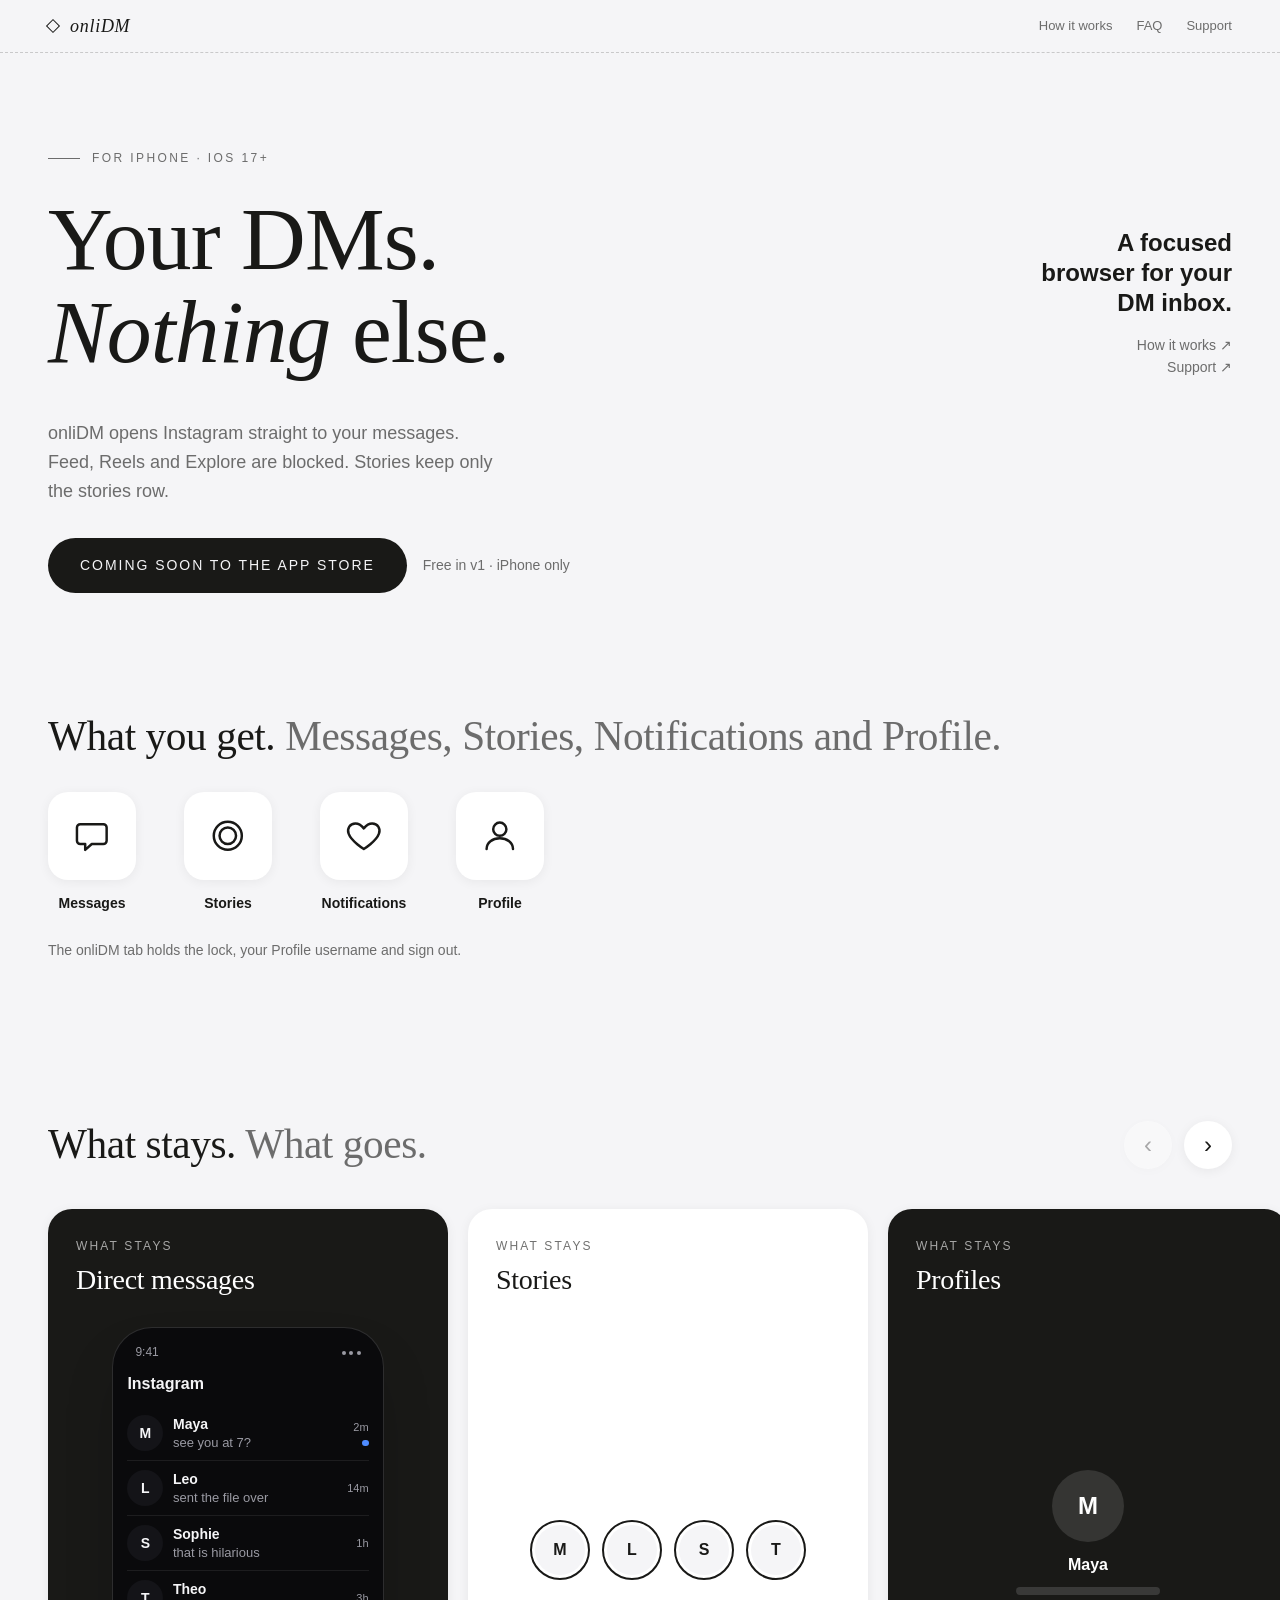
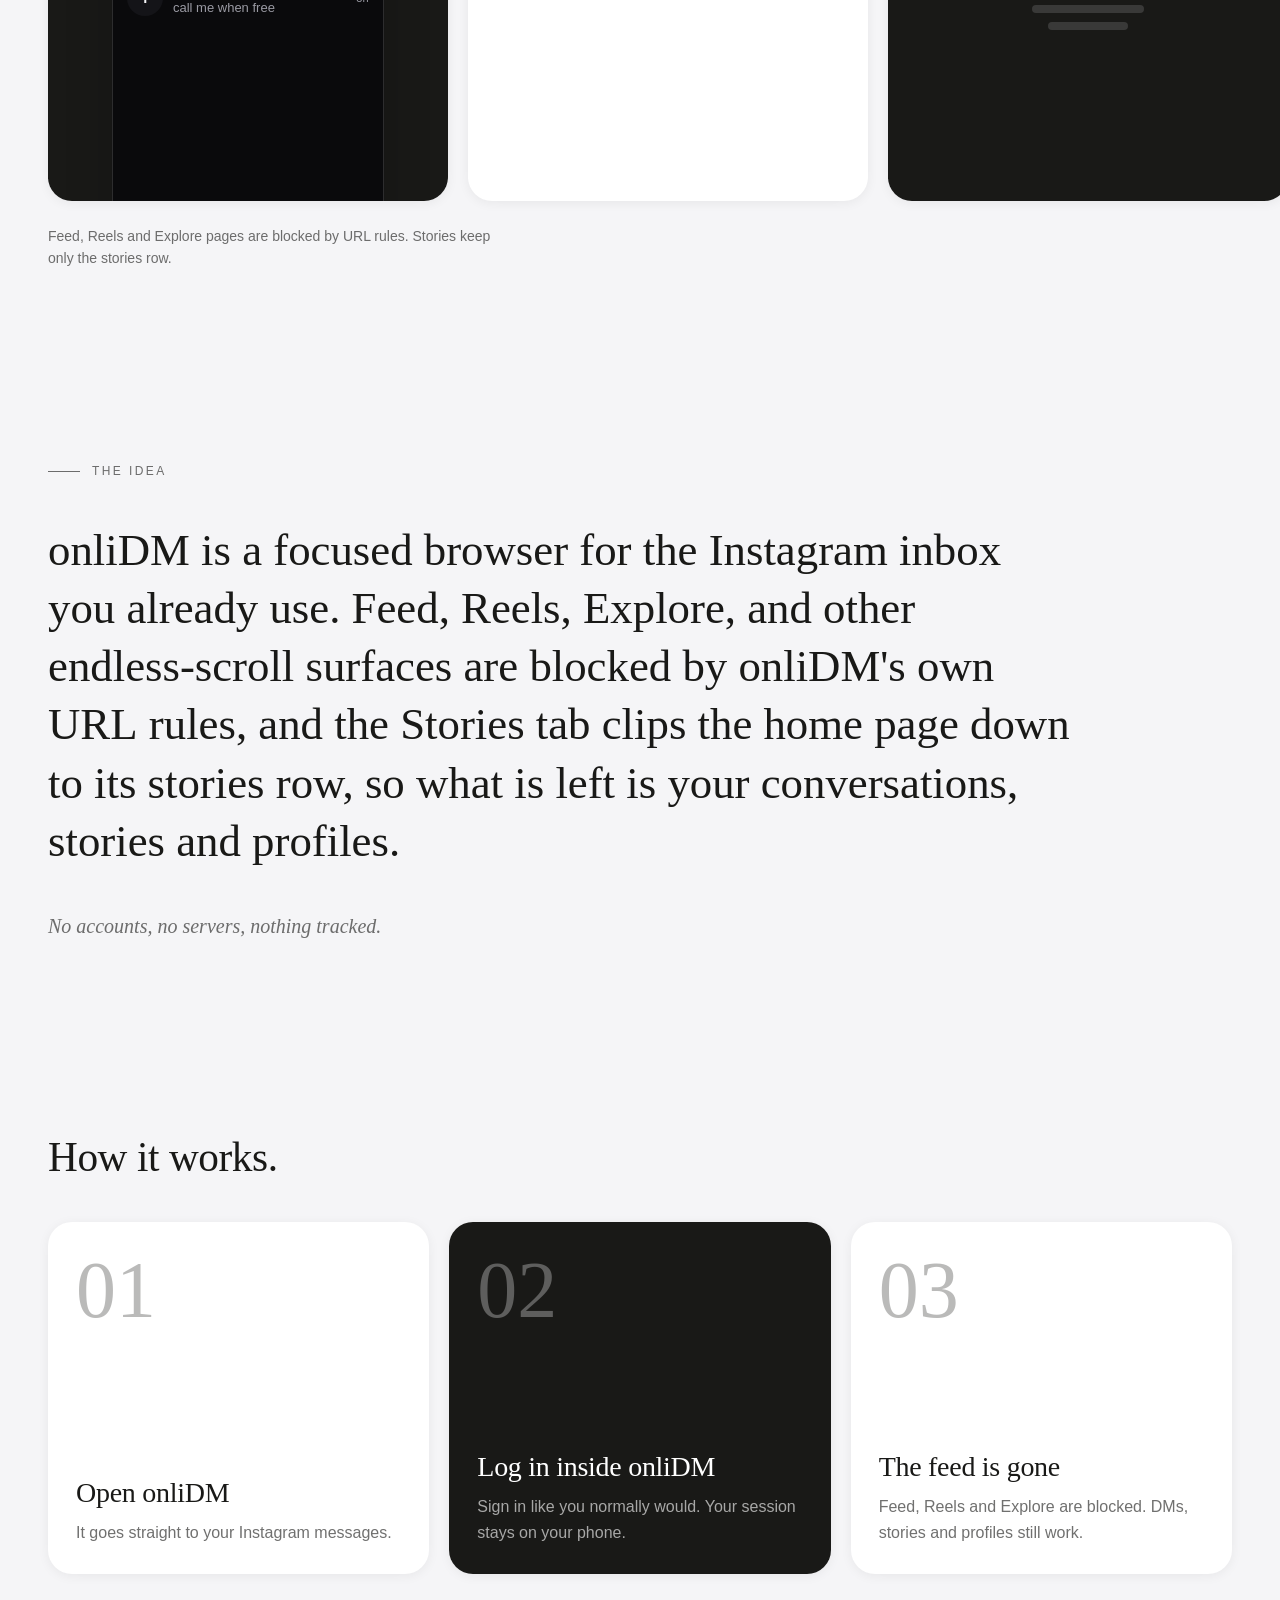
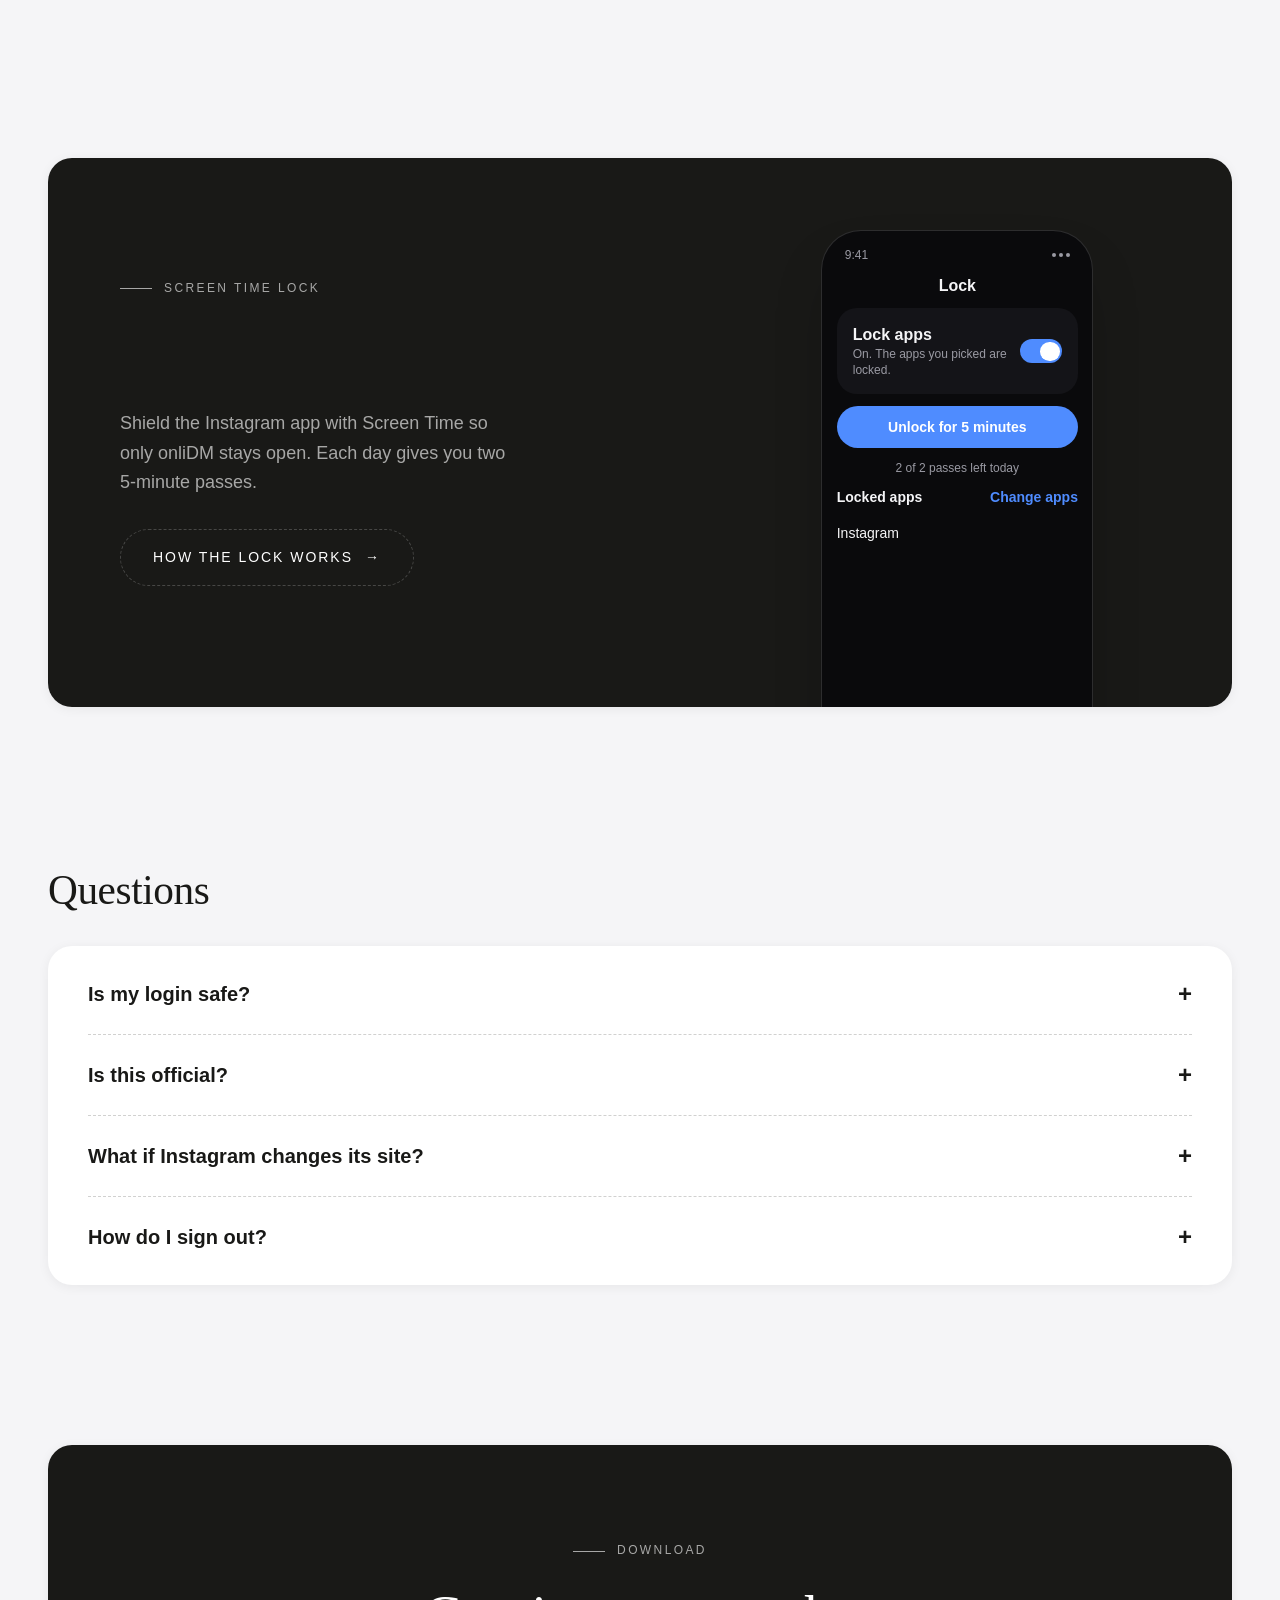
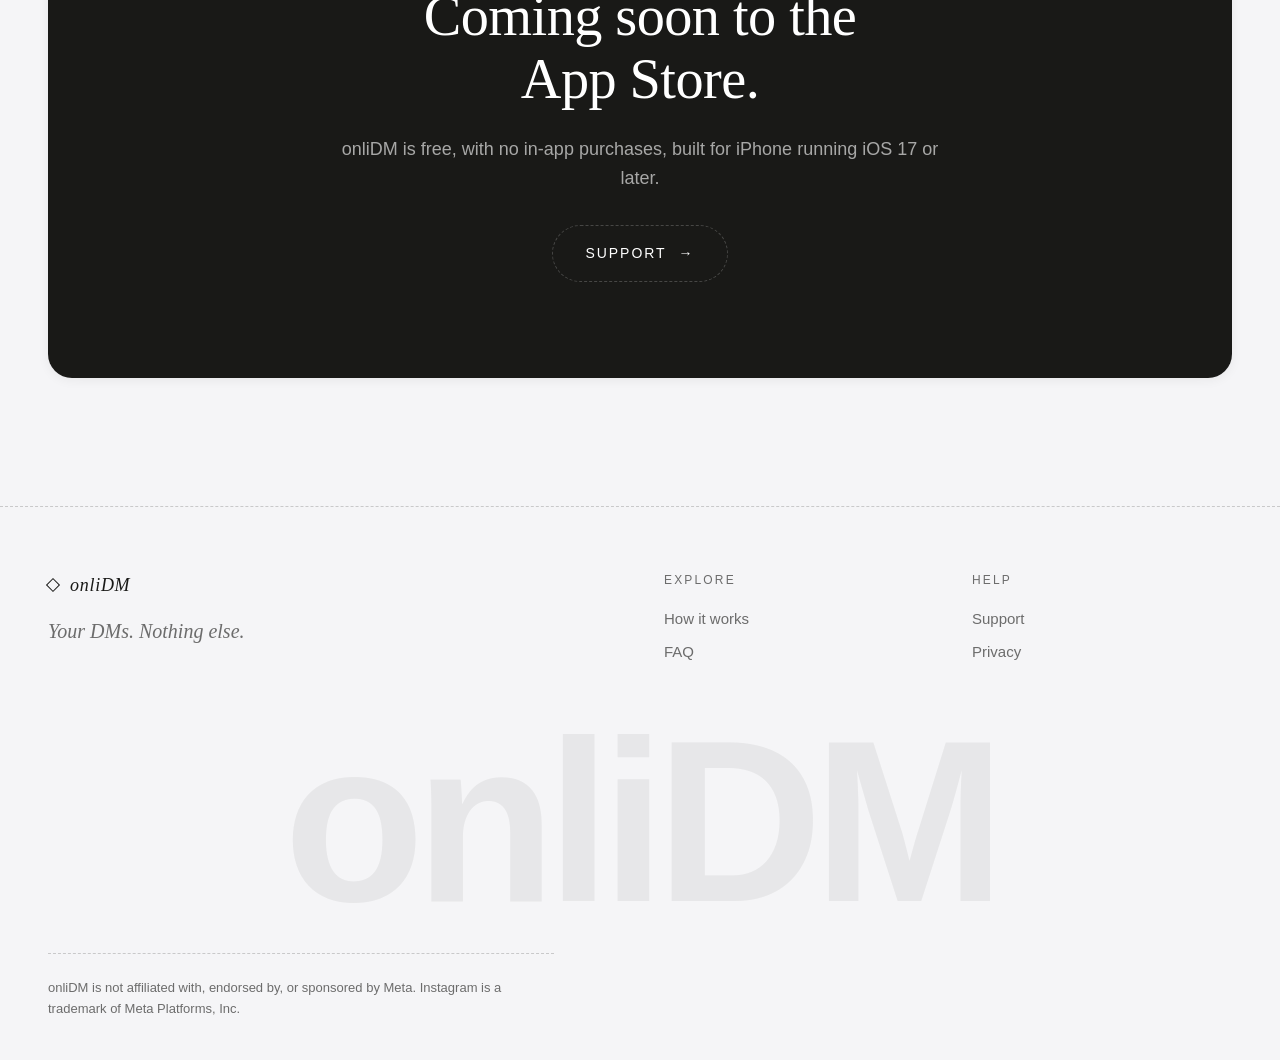
<file: index.html>
<!DOCTYPE html>
<html lang="en">
<head>
<meta charset="UTF-8">
<meta name="viewport" content="width=device-width, initial-scale=1">
<title>onliDM: Your DMs. Nothing else.</title>
<meta name="description" content="Your Instagram DMs in one focused app, plus stories and profiles. No feed, no Reels, no Explore. Your login stays on your phone.">
<meta property="og:type" content="website">
<meta property="og:site_name" content="onliDM">
<meta property="og:title" content="onliDM: Your DMs. Nothing else.">
<meta property="og:description" content="Your Instagram DMs in one focused app, plus stories and profiles. No feed, no Reels, no Explore. Your login stays on your phone.">
<meta name="twitter:card" content="summary">
<meta name="twitter:title" content="onliDM: Your DMs. Nothing else.">
<meta name="twitter:description" content="Your Instagram DMs in one focused app, plus stories and profiles. No feed, no Reels, no Explore. Your login stays on your phone.">
<meta name="theme-color" content="#f5f5f7">
<link rel="icon" href="favicon.svg">
<style>
/* ===== Tokens ===== */
:root{
  --canvas:#f5f5f7;
  --card:#ffffff;
  --surface-inverse:#191917;
  --ink:#191917;
  --ink-muted:rgba(25,25,23,.62);
  --ink-faint:rgba(25,25,23,.3);
  --on-inverse:#ffffff;
  --on-inverse-muted:rgba(255,255,255,.62);
  --on-inverse-faint:rgba(255,255,255,.3);
  --line:rgba(25,25,23,.2);
  --line-on-inverse:rgba(255,255,255,.2);
  --nav-bg:rgba(245,245,247,.92);
  --radius-card:1.5rem;
  --shadow-card:0 2px 12px rgba(0,0,0,.06);
  --serif: ui-serif, "New York", "Iowan Old Style", "Palatino Linotype", Palatino, Georgia, serif;
  --sans: -apple-system, BlinkMacSystemFont, "SF Pro Text", "Segoe UI", Roboto, Helvetica, Arial, sans-serif;
  --display: var(--serif);      /* headings; set to var(--sans) for a bolder look */
  --display-weight: 400;        /* use 600 with var(--sans) */
  /* phone illustration only: the app's own colors */
  --app-bg:#0A0A0C; --app-surface:#141418; --app-text:#F5F5F7; --app-muted:#9A9AA3; --app-accent:#4F8CFF;
  /* page layout and motion */
  --gutter:1.5rem;
  --ease:cubic-bezier(.16,1,.3,1);
}
/* comparison theme: nothing switches it on automatically */
html[data-theme="dark"]{
  --canvas:#0A0A0C; --card:#141418; --surface-inverse:#F5F5F7;
  --ink:#F5F5F7; --ink-muted:rgba(245,245,247,.62); --ink-faint:rgba(245,245,247,.3);
  --on-inverse:#0A0A0C; --on-inverse-muted:rgba(10,10,12,.62); --on-inverse-faint:rgba(10,10,12,.3);
  --line:rgba(245,245,247,.2); --line-on-inverse:rgba(10,10,12,.2);
  --nav-bg:rgba(10,10,12,.92); --shadow-card:none;
}
@media (min-width:1024px){:root{--gutter:3rem}}

/* ===== Base and type ===== */
*,*::before,*::after{box-sizing:border-box;margin:0}
body{background:var(--canvas);color:var(--ink);font-family:var(--sans);font-size:1rem;line-height:1.6;-webkit-font-smoothing:antialiased;text-rendering:optimizeLegibility;overflow-x:hidden;
  --muted:var(--ink-muted);--faint:var(--ink-faint)} /* surface colors, swapped by .dark */
h1,h2,h3{font-family:var(--display);font-weight:var(--display-weight);letter-spacing:-0.01em;line-height:1.12}
::selection{background:var(--ink);color:var(--canvas)}
ul{list-style:none;padding:0}
a{color:inherit;text-decoration:none}
button{font:inherit;color:inherit}
a:focus-visible,button:focus-visible,summary:focus-visible,.shelf:focus-visible{outline:2px solid currentColor;outline-offset:3px}
@media (prefers-reduced-motion: no-preference){html{scroll-behavior:smooth}}
h1{font-size:clamp(2.5rem, 1.6rem + 5vw, 6rem);line-height:1.04}
h3{font-size:1.75rem}
.lead{font-size:1.125rem;line-height:1.625}
.note{font-size:.875rem;color:var(--ink-muted)}
.label{font-size:.75rem;text-transform:uppercase;letter-spacing:.18em;color:var(--muted)}
.accent{font-family:var(--serif);font-style:italic}

/* ===== Layout primitives ===== */
.wrap{max-width:90rem;margin-inline:auto;padding-inline:var(--gutter)}
main>section{padding-block:3.5rem}
.tt{font-size:clamp(1.75rem, 1.3rem + 1.6vw, 2.75rem);line-height:1.15;margin-bottom:2rem}
.tt span+span{color:var(--ink-muted)}
.eyebrow{display:inline-flex;align-items:center;gap:.75rem;vertical-align:top;font-size:.75rem;text-transform:uppercase;letter-spacing:.2em;color:var(--muted)}
.eyebrow::before{content:"";flex:none;width:2rem;height:1px;background:currentColor}
.card{border-radius:var(--radius-card);background:var(--card);color:var(--ink);box-shadow:var(--shadow-card);overflow:hidden;padding:1.75rem;transition:scale .4s var(--ease)}
.dark{background:var(--surface-inverse);color:var(--on-inverse);--muted:var(--on-inverse-muted);--faint:var(--on-inverse-faint)}
.shelf{display:flex;gap:1.25rem;overflow-x:auto;scroll-snap-type:x mandatory;scrollbar-width:none;margin-inline:calc(var(--gutter) * -1);padding-inline:var(--gutter);scroll-padding-inline:var(--gutter);padding-block:.5rem 1.5rem}
.shelf::-webkit-scrollbar{display:none}
.shelf>li{flex:0 0 clamp(17rem, 78vw, 25rem);scroll-snap-align:start;min-height:30rem;display:flex;flex-direction:column}
.shelf-head{display:flex;justify-content:space-between;align-items:end;gap:1rem;margin-bottom:2rem}
.shelf-head .tt{margin-bottom:0}
.shelf-btns{display:none;gap:.75rem}
.shelf-btns button{width:3rem;height:3rem;padding:0;border:0;border-radius:50%;background:var(--card);box-shadow:var(--shadow-card);font-size:1.5rem;line-height:1;cursor:pointer}
.shelf-btns button:disabled{opacity:.35;cursor:default}
.btn{display:inline-flex;align-items:center;gap:.75rem;padding:1rem 2rem;font-size:.875rem;text-transform:uppercase;letter-spacing:.14em;border-radius:999px;text-align:center}
.solid{background:var(--ink);color:var(--canvas);cursor:default}
.ghost{margin-top:2rem;border:1px dashed var(--line-on-inverse);color:var(--on-inverse);transition:background-color .4s var(--ease),color .4s var(--ease)}
.arr{transition:transform .4s var(--ease)}
@media (min-width:1024px){
  main>section{padding-block:5rem}
  .js .shelf-btns{display:flex}
}

/* ===== Phone illustration ===== */
.phone{flex:none;width:min(100%,17rem);aspect-ratio:9/19.5;border-radius:2.5rem;background:var(--app-bg);color:var(--app-text);border:1px solid rgba(255,255,255,.14);box-shadow:0 30px 60px -20px rgba(0,0,0,.35);padding:1rem .9rem;display:flex;flex-direction:column;font-family:var(--sans);line-height:1.35}
.ph{flex:1;display:flex;flex-direction:column;gap:.75rem}
.ph-status{display:flex;justify-content:space-between;align-items:center;padding-inline:.5rem;font-size:.75rem;color:var(--app-muted)}
.dots{display:flex;gap:.2rem}
.dots i{width:.25rem;height:.25rem;border-radius:50%;background:currentColor}
.ph-title{font-size:1rem;font-weight:600}
.ph-center{text-align:center}
.ph-list li{display:flex;align-items:center;gap:.6rem;padding-block:.55rem}
.ph-list li+li{border-top:1px solid rgba(245,245,247,.08)}
.av{flex:none;width:2.25rem;height:2.25rem;border-radius:50%;background:var(--app-surface);display:grid;place-items:center;font-size:.875rem;font-weight:600}
.msg{flex:1;min-width:0;display:flex;flex-direction:column}
.msg span{white-space:nowrap;overflow:hidden;text-overflow:ellipsis}
.nm{font-size:.875rem;font-weight:600}
.lm{font-size:.8125rem;color:var(--app-muted)}
.time{display:flex;flex-direction:column;align-items:flex-end;gap:.3rem;font-size:.6875rem;color:var(--app-muted)}
.unread{width:.4rem;height:.4rem;border-radius:50%;background:var(--app-accent)}
.ph-card{display:flex;align-items:center;justify-content:space-between;gap:.75rem;background:var(--app-surface);border-radius:1.25rem;padding:1rem}
.ph-strong{font-size:1rem;font-weight:700}
.ph-sub{font-size:.75rem;color:var(--app-muted)}
.switch{flex:none;width:2.6rem;height:1.5rem;border-radius:999px;background:var(--app-accent);display:flex;justify-content:flex-end;align-items:center;padding:.15rem}
.switch i{width:1.2rem;height:1.2rem;border-radius:50%;background:#fff}
.ph-pill{background:var(--app-accent);color:#fff;border-radius:999px;padding:.7rem;text-align:center;font-weight:600;font-size:.875rem}
.ph-cap{font-size:.75rem;color:var(--app-muted);text-align:center}
.ph-head{display:flex;justify-content:space-between;font-size:.875rem;font-weight:600}
.ph-acc{color:var(--app-accent)}
.ph-plain{font-size:.875rem}
.ph-plain li{padding-block:.35rem}
.ph-tabs{margin-top:auto;display:grid;grid-template-columns:repeat(5,minmax(0,1fr));font-size:.5625rem;color:var(--app-muted)}
.ph-tabs span{display:flex;flex-direction:column;align-items:center;gap:.25rem;white-space:nowrap}
.ph-tabs span::before{content:"";width:.9rem;height:.9rem;border-radius:.25rem;background:rgba(245,245,247,.25)}
.ph-tabs .on{color:var(--app-accent)}
.ph-tabs .on::before{background:var(--app-accent)}

/* ===== Header ===== */
.site-head{position:sticky;top:0;z-index:50;background:var(--nav-bg);-webkit-backdrop-filter:saturate(180%) blur(20px);backdrop-filter:saturate(180%) blur(20px);border-bottom:1px dashed var(--line)}
.head-in{display:flex;justify-content:space-between;align-items:center;min-height:3.25rem}
.logo{display:inline-flex;align-items:center;gap:.75rem;font-family:var(--serif);font-style:italic;font-size:1.125rem;letter-spacing:.04em}
.mark{flex:none;width:.625rem;height:.625rem;border:1px solid currentColor;transform:rotate(45deg)}
.nav{display:flex;gap:1.5rem;font-size:.8125rem}
.nav a,.band-links a,.foot-links a{color:var(--ink-muted)}
@media (max-width:479.98px){.nav-how{display:none}}
@media (max-width:479.98px){.btn{padding:.9rem 1.4rem;font-size:.8125rem;letter-spacing:.1em}} /* keeps the App Store pill on one line on common phone widths */

/* ===== Title band ===== */
main>.band{padding-block:4rem 2rem}
.band-grid{display:grid;gap:2rem}
.band .eyebrow{margin-bottom:1.5rem}
.tagline{font-weight:600;font-size:1.5rem;line-height:1.25;color:var(--ink);max-width:16ch}
.band-links{display:flex;flex-direction:column;align-items:flex-start;margin-top:1rem;font-size:.875rem}
.band-lead{margin-top:2.5rem;max-width:46ch;color:var(--ink-muted)}
.actions{display:flex;flex-wrap:wrap;align-items:center;gap:1rem;margin-top:2rem}
@media (min-width:1024px){
  main>.band{padding-block:6rem 2.5rem}
  .band-grid{grid-template-columns:repeat(12,minmax(0,1fr));align-items:end}
  .band-main{grid-column:1 / 9}
  .band-side{grid-column:9 / 13;text-align:right}
  .tagline{margin-left:auto}
  .band-links{align-items:flex-end}
}

/* ===== Tab tiles ===== */
.tiles{display:flex;gap:clamp(0.75rem, 4vw, 3rem)}
.tiles li{display:flex;flex-direction:column;align-items:center;gap:.75rem;min-width:0;font-size:.875rem;font-weight:600} /* min-width:0 keeps the row inside 320px */
.tile{width:clamp(3.5rem, 14vw, 5.5rem);aspect-ratio:1;border-radius:1.25rem;background:var(--card);box-shadow:var(--shadow-card);display:grid;place-items:center}
.tile svg{width:45%}
.tiles-note{margin-top:1.5rem}

/* ===== Shelf: what stays, what goes ===== */
.label+h3{margin-top:.5rem}
.art{flex:1;display:flex;align-items:flex-end;justify-content:center;margin-top:2rem}
.art.mid{align-items:center}
.art .phone{margin-bottom:-9rem}
.stories{display:flex;justify-content:center;align-items:center;gap:.75rem;width:100%} /* full width: circles are 3.75rem, shrinking only in the narrowest cards */
.stories li{flex:0 1 3.75rem;aspect-ratio:1;border:2px solid var(--ink);border-radius:50%;padding:3px;display:grid}
.stories span{display:grid;place-items:center;border-radius:50%;background:var(--canvas);font-weight:600}
.profile{display:flex;flex-direction:column;align-items:center;gap:.6rem}
.pic{width:4.5rem;height:4.5rem;border-radius:50%;background:rgba(255,255,255,.12);display:grid;place-items:center;font-size:1.5rem;font-weight:600}
.pname{font-weight:600}
.profile i{height:.5rem;border-radius:999px;background:rgba(255,255,255,.14)}
.goes{margin-top:1rem}
.goes li{border-top:1px dashed var(--line);padding-block:1rem;font-family:var(--serif);font-size:1.5rem;color:var(--ink-muted);text-decoration:line-through}
.x{display:inline-block;margin-right:.5em} /* inline-block: the line-through does not reach it */
.shelf-note{max-width:60ch}

/* ===== Statement ===== */
main>.statement{padding-block:5rem}
.statement-in{max-width:64rem}
.statement .eyebrow{margin-bottom:2.5rem}
.statement-text{font-family:var(--serif);font-size:clamp(1.75rem, 1.2rem + 2vw, 3rem);line-height:1.3}
.closing{margin-top:2.5rem;font-family:var(--serif);font-style:italic;font-size:1.25rem;color:var(--ink-muted)}
@media (min-width:1024px){main>.statement{padding-block:7rem}}

/* ===== Shelf: how it works ===== */
#how,#faq{scroll-margin-top:5rem}
.how>li{min-height:22rem}
.idx{font-family:var(--serif);font-size:5rem;line-height:1;color:var(--faint)}
.how h3{margin-top:auto}
.how h3+p{margin-top:.75rem;color:var(--muted)}
@media (min-width:1024px){.how{display:grid;grid-template-columns:repeat(3,minmax(0,1fr));gap:1.25rem;margin-inline:0;padding-inline:0;overflow:visible}}

/* ===== Wide cards ===== */
.wide-h{font-size:clamp(2.25rem, 1.6rem + 2.4vw, 3.75rem)}
.wide-body{margin-top:1.5rem;color:var(--muted)}
.lock{padding:2.5rem 1.75rem 0}
.lock-text{padding-bottom:2.5rem}
.lock .eyebrow,.soon .eyebrow{margin-bottom:1.5rem}
.lock .wide-body{max-width:40ch}
.lock .phone{margin:0 auto -7rem}
.soon{padding:4rem 1.75rem;text-align:center}
.soon-in{max-width:40rem;margin-inline:auto}
@media (min-width:1024px){
  .lock{display:grid;grid-template-columns:repeat(12,minmax(0,1fr));align-items:center;gap:3rem;padding:4.5rem 4.5rem 0}
  .lock-text{grid-column:1 / 7;padding-bottom:4.5rem}
  .lock .phone{grid-column:8 / 13}
  .soon{padding:6rem 4.5rem}
}

/* ===== Questions ===== */
.faq{padding:.5rem 1.75rem}
.faq details+details{border-top:1px dashed var(--line)}
.faq summary{display:flex;justify-content:space-between;align-items:center;gap:2rem;padding-block:1.5rem;cursor:pointer;list-style:none;font-size:1.125rem;font-weight:600}
.faq summary::-webkit-details-marker{display:none}
.plus{font-size:1.5rem;line-height:1;transition:transform 450ms var(--ease)}
.faq details[open]:not(.closing) .plus{transform:rotate(45deg)}
.ans{overflow:hidden}
.ans p{padding-bottom:1.75rem;max-width:60ch;color:var(--ink-muted)}
@media (min-width:1024px){.faq{padding:.5rem 2.5rem}.faq summary{font-size:1.25rem}}

/* ===== Footer ===== */
.site-foot{margin-top:3rem;padding-block:4rem 2.5rem;border-top:1px dashed var(--line)}
.foot-grid{display:grid;gap:3rem}
.foot-tag{margin-top:1rem;font-family:var(--serif);font-style:italic;font-size:1.25rem;color:var(--ink-muted)}
.foot-links ul{display:grid;gap:.5rem;margin-top:1rem}
.foot-links a{font-size:.9375rem}
.giant{overflow:hidden;margin-top:4rem;text-align:center;font-family:var(--sans);font-size:18vw;font-weight:900;line-height:.8;letter-spacing:-0.04em;color:var(--ink);opacity:.06}
.legal{margin-top:2.5rem;border-top:1px dashed var(--line);padding-top:1.5rem;font-size:.8125rem;color:var(--ink-muted);max-width:70ch}
@media (min-width:1024px){
  .foot-grid{grid-template-columns:repeat(12,minmax(0,1fr))}
  .foot-brand{grid-column:1 / 7}
  .foot-explore{grid-column:7 / 10}
  .foot-help{grid-column:10 / 13}
}

/* ===== Hover: fine pointers only ===== */
@media (hover:hover) and (pointer:fine){
  .card:hover{scale:1.01}
  .btn:hover .arr{transform:translateX(.4rem)}
  .ghost:hover{background:var(--on-inverse);color:var(--surface-inverse)}
  .nav a:hover,.band-links a:hover,.foot-links a:hover{color:var(--ink)}
}

/* ===== Motion: starting states exist only under .js; the script adds .in ===== */
.ln{display:block}
.js .fu,.js .fd,.js .pl{transition:opacity var(--t) var(--ease) var(--d,0ms),transform var(--t) var(--ease) var(--d,0ms),scale .4s var(--ease)}
.js .fu{--t:720ms}
.js .fd{--t:640ms}
.js .pl{--t:700ms}
.js .fu:not(.in){opacity:0;transform:translateY(2.5rem)}
.js .fd:not(.in){opacity:0}
.js .pl:not(.in){opacity:0;transform:translateY(3.5rem) scale(1.04)}
.js .ln{overflow:hidden;padding:0 .06em .12em;margin:0 -.06em -.12em} /* room for italic overhang and descenders */
.js .ln>span{display:block;transition:transform 1000ms var(--ease) var(--d,0ms)}
.js .lines:not(.in) .ln>span{transform:translateY(110%)}
.js .w{display:inline-block;transition:opacity 720ms cubic-bezier(.165,.84,.44,1),transform 720ms cubic-bezier(.165,.84,.44,1)}
.js .words:not(.in) .w{opacity:0;transform:translateY(.8rem)}

/* ===== Reduced motion: no transitions, no motion transforms, everything shown ===== */
@media (prefers-reduced-motion: reduce){
  *,*::before,*::after{transition:none!important}
  .js .fu,.js .fd,.js .pl,.js .w,.js .ln>span{opacity:1!important;transform:none!important}
  .card{scale:none!important}
  .arr{transform:none!important}
}
</style>
</head>
<body>

<!-- ===== Header ===== -->
<header class="site-head">
  <div class="wrap head-in">
    <a class="logo" href="#top"><span class="mark" aria-hidden="true"></span>onliDM</a>
    <nav class="nav" aria-label="Primary">
      <a class="nav-how" href="#how">How it works</a>
      <a href="#faq">FAQ</a>
      <a href="support.html">Support</a>
    </nav>
  </div>
</header>

<main>

  <!-- ===== Title band ===== -->
  <section class="band" id="top">
    <div class="wrap">
      <div class="band-grid">
        <div class="band-main">
          <p class="eyebrow rv fd">For iPhone · iOS 17+</p>
          <h1 class="rv lines">
            <span class="ln"><span>Your DMs.</span></span>
            <span class="ln" style="--d:140ms"><span><span class="accent">Nothing</span> else.</span></span>
          </h1>
        </div>
        <div class="band-side rv fu" style="--d:200ms">
          <p class="tagline">A focused browser for your DM inbox.</p>
          <p class="band-links">
            <a href="#how">How it works <span aria-hidden="true">↗</span></a>
            <a href="support.html">Support <span aria-hidden="true">↗</span></a>
          </p>
        </div>
      </div>
      <p class="lead band-lead rv words" data-delay="500" data-stagger="18">onliDM opens Instagram straight to your messages. Feed, Reels and Explore are blocked. Stories keep only the stories row.</p>
      <div class="actions rv fu" style="--d:800ms">
        <p class="btn solid">Coming soon to the App&nbsp;Store</p>
        <p class="note">Free in v1 · iPhone only</p>
      </div>
    </div>
  </section>

  <!-- ===== Tab tiles ===== -->
  <section>
    <div class="wrap">
      <h2 class="tt rv fu"><span>What you get.</span> <span>Messages, Stories, Notifications and Profile.</span></h2>
      <ul class="tiles">
        <li class="rv fu">
          <span class="tile"><svg viewBox="0 0 24 24" fill="none" stroke="currentColor" stroke-width="1.5" stroke-linecap="round" stroke-linejoin="round" aria-hidden="true"><path d="M5 5h14a2 2 0 0 1 2 2v8a2 2 0 0 1-2 2h-7l-4 3.5V17H5a2 2 0 0 1-2-2V7a2 2 0 0 1 2-2z"/></svg></span>
          Messages
        </li>
        <li class="rv fu" style="--d:80ms">
          <span class="tile"><svg viewBox="0 0 24 24" fill="none" stroke="currentColor" stroke-width="1.5" stroke-linecap="round" stroke-linejoin="round" aria-hidden="true"><circle cx="12" cy="12" r="8.5"/><circle cx="12" cy="12" r="5"/></svg></span>
          Stories
        </li>
        <li class="rv fu" style="--d:160ms">
          <span class="tile"><svg viewBox="0 0 24 24" fill="none" stroke="currentColor" stroke-width="1.5" stroke-linecap="round" stroke-linejoin="round" aria-hidden="true"><path d="M12 20C12 20 4.5 15.4 2.8 10.7C1.7 7.6 3.6 4.5 6.9 4.5C8.9 4.5 10.5 5.6 12 7.5C13.5 5.6 15.1 4.5 17.1 4.5C20.4 4.5 22.3 7.6 21.2 10.7C19.5 15.4 12 20 12 20z"/></svg></span>
          Notifications
        </li>
        <li class="rv fu" style="--d:240ms">
          <span class="tile"><svg viewBox="0 0 24 24" fill="none" stroke="currentColor" stroke-width="1.5" stroke-linecap="round" stroke-linejoin="round" aria-hidden="true"><circle cx="12" cy="8" r="4"/><path d="M4 20c0-4 3.6-6.5 8-6.5s8 2.5 8 6.5"/></svg></span>
          Profile
        </li>
      </ul>
      <p class="note tiles-note rv fd">The onliDM tab holds the lock, your Profile username and sign out.</p>
    </div>
  </section>

  <!-- ===== Shelf: what stays, what goes ===== -->
  <section>
    <div class="wrap">
      <div class="shelf-head">
        <h2 class="tt rv fu"><span>What stays.</span> <span>What goes.</span></h2>
        <div class="shelf-btns">
          <button type="button" aria-label="Previous">‹</button>
          <button type="button" aria-label="Next">›</button>
        </div>
      </div>
      <ul class="shelf" tabindex="0" aria-label="What stays and what goes">
        <li class="card dark rv pl">
          <p class="label">What stays</p>
          <h3>Direct messages</h3>
          <div class="art">
            <!-- Phone A: the inbox -->
            <div class="phone rv pl" role="img" aria-label="onliDM showing an Instagram inbox">
              <div class="ph" aria-hidden="true">
                <div class="ph-status"><span>9:41</span><span class="dots"><i></i><i></i><i></i></span></div>
                <p class="ph-title">Instagram</p>
                <ul class="ph-list">
                  <li><span class="av">M</span><span class="msg"><span class="nm">Maya</span><span class="lm">see you at 7?</span></span><span class="time">2m<i class="unread"></i></span></li>
                  <li><span class="av">L</span><span class="msg"><span class="nm">Leo</span><span class="lm">sent the file over</span></span><span class="time">14m</span></li>
                  <li><span class="av">S</span><span class="msg"><span class="nm">Sophie</span><span class="lm">that is hilarious</span></span><span class="time">1h</span></li>
                  <li><span class="av">T</span><span class="msg"><span class="nm">Theo</span><span class="lm">call me when free</span></span><span class="time">3h</span></li>
                </ul>
                <div class="ph-tabs"><span class="on">Messages</span><span>Stories</span><span>Notifications</span><span>Profile</span><span>onliDM</span></div>
              </div>
            </div>
          </div>
        </li>
        <li class="card rv pl" style="--d:90ms">
          <p class="label">What stays</p>
          <h3>Stories</h3>
          <div class="art mid">
            <ul class="stories" aria-hidden="true"><li><span>M</span></li><li><span>L</span></li><li><span>S</span></li><li><span>T</span></li></ul>
          </div>
        </li>
        <li class="card dark rv pl" style="--d:180ms">
          <p class="label">What stays</p>
          <h3>Profiles</h3>
          <div class="art mid">
            <div class="profile" aria-hidden="true">
              <span class="pic">M</span>
              <span class="pname">Maya</span>
              <i style="width:9rem"></i><i style="width:7rem"></i><i style="width:5rem"></i>
            </div>
          </div>
        </li>
        <li class="card rv pl" style="--d:270ms">
          <p class="label">What goes</p>
          <ul class="goes">
            <li><span class="x" aria-hidden="true">×</span>Feed</li>
            <li><span class="x" aria-hidden="true">×</span>Reels</li>
            <li><span class="x" aria-hidden="true">×</span>Explore</li>
            <li><span class="x" aria-hidden="true">×</span>Suggested posts</li>
          </ul>
        </li>
      </ul>
      <p class="note shelf-note rv fd">Feed, Reels and Explore pages are blocked by URL rules. Stories keep only the stories row.</p>
    </div>
  </section>

  <!-- ===== Statement ===== -->
  <section class="statement">
    <div class="wrap">
      <div class="statement-in">
        <p class="eyebrow rv fd">The idea</p>
        <p class="statement-text rv words" data-stagger="30">onliDM is a focused browser for the Instagram inbox you already use. Feed, Reels, Explore, and other endless-scroll surfaces are blocked by onliDM's own URL rules, and the Stories tab clips the home page down to its stories row, so what is left is your conversations, stories and profiles.</p>
        <p class="closing">No accounts, no servers, nothing tracked.</p>
      </div>
    </div>
  </section>

  <!-- ===== Shelf: how it works ===== -->
  <section id="how">
    <div class="wrap">
      <h2 class="tt rv fu"><span>How it works.</span></h2>
      <ul class="shelf how" tabindex="0" aria-label="How it works">
        <li class="card rv fu">
          <p class="idx">01</p>
          <h3>Open onliDM</h3>
          <p>It goes straight to your Instagram messages.</p>
        </li>
        <li class="card dark rv fu" style="--d:90ms">
          <p class="idx">02</p>
          <h3>Log in inside onliDM</h3>
          <p>Sign in like you normally would. Your session stays on your phone.</p>
        </li>
        <li class="card rv fu" style="--d:180ms">
          <p class="idx">03</p>
          <h3>The feed is gone</h3>
          <p>Feed, Reels and Explore are blocked. DMs, stories and profiles still work.</p>
        </li>
      </ul>
    </div>
  </section>

  <!-- ===== Wide card: the lock ===== -->
  <section>
    <div class="wrap">
      <div class="card dark lock rv fu">
        <div class="lock-text">
          <p class="eyebrow rv fd">Screen Time lock</p>
          <h2 class="wide-h rv lines"><span class="ln"><span>Lock the real apps.</span></span></h2>
          <p class="lead wide-body rv words" data-stagger="16">Shield the Instagram app with Screen Time so only onliDM stays open. Each day gives you two 5-minute passes.</p>
          <a class="btn ghost" href="support.html">How the lock works <span class="arr" aria-hidden="true">→</span></a>
        </div>
        <!-- Phone B: the lock -->
        <div class="phone rv pl" role="img" aria-label="onliDM lock screen with the lock switched on">
          <div class="ph" aria-hidden="true">
            <div class="ph-status"><span>9:41</span><span class="dots"><i></i><i></i><i></i></span></div>
            <p class="ph-title ph-center">Lock</p>
            <div class="ph-card">
              <div><p class="ph-strong">Lock apps</p><p class="ph-sub">On. The apps you picked are locked.</p></div>
              <span class="switch"><i></i></span>
            </div>
            <p class="ph-pill">Unlock for 5 minutes</p>
            <p class="ph-cap">2 of 2 passes left today</p>
            <div class="ph-head"><span>Locked apps</span><span class="ph-acc">Change apps</span></div>
            <ul class="ph-plain"><li>Instagram</li></ul>
            <div class="ph-tabs"><span>Messages</span><span>Stories</span><span>Notifications</span><span>Profile</span><span class="on">onliDM</span></div>
          </div>
        </div>
      </div>
    </div>
  </section>

  <!-- ===== Questions ===== -->
  <section id="faq">
    <div class="wrap">
      <h2 class="tt rv fu"><span>Questions</span></h2>
      <div class="card faq">
        <details>
          <summary><span>Is my login safe?</span><span class="plus" aria-hidden="true">+</span></summary>
          <div class="ans"><p>Your login stays in your iPhone's WebKit storage, the same system Safari uses. onliDM has no servers, no accounts and no analytics, so there is nowhere for it to go.</p></div>
        </details>
        <details>
          <summary><span>Is this official?</span><span class="plus" aria-hidden="true">+</span></summary>
          <div class="ans"><p>No. onliDM is an independent app and is not affiliated with, endorsed by, or sponsored by Meta. It opens Instagram's own website inside a focused viewer.</p></div>
        </details>
        <details>
          <summary><span>What if Instagram changes its site?</span><span class="plus" aria-hidden="true">+</span></summary>
          <div class="ans"><p>onliDM blocks pages like the feed or Explore using URL rules. If Instagram changes its site, those rules may need an update before blocking works again.</p></div>
        </details>
        <details>
          <summary><span>How do I sign out?</span><span class="plus" aria-hidden="true">+</span></summary>
          <div class="ans"><p>Open the onliDM tab at the bottom right and tap "Sign out of Instagram." That clears your login in one step.</p></div>
        </details>
      </div>
    </div>
  </section>

  <!-- ===== Wide card: coming soon ===== -->
  <section>
    <div class="wrap">
      <!-- APP STORE: when the app is live, replace this heading and button with the App Store link, and turn the title-band pill into the same link. -->
      <div class="card dark soon rv fu">
        <div class="soon-in">
          <p class="eyebrow rv fd">Download</p>
          <h2 class="wide-h rv lines"><span class="ln"><span>Coming soon to the App&nbsp;Store.</span></span></h2>
          <p class="lead wide-body rv words" data-stagger="16">onliDM is free, with no in-app purchases, built for iPhone running iOS 17 or later.</p>
          <a class="btn ghost" href="support.html">Support <span class="arr" aria-hidden="true">→</span></a>
        </div>
      </div>
    </div>
  </section>

</main>

<!-- ===== Footer ===== -->
<footer class="site-foot">
  <div class="wrap">
    <div class="foot-grid">
      <div class="foot-brand">
        <a class="logo" href="#top"><span class="mark" aria-hidden="true"></span>onliDM</a>
        <p class="foot-tag">Your DMs. Nothing else.</p>
      </div>
      <div class="foot-links foot-explore">
        <p class="label">Explore</p>
        <ul><li><a href="#how">How it works</a></li><li><a href="#faq">FAQ</a></li></ul>
      </div>
      <div class="foot-links foot-help">
        <p class="label">Help</p>
        <ul><li><a href="support.html">Support</a></li><li><a href="privacy.html">Privacy</a></li></ul>
      </div>
    </div>
    <div class="giant" aria-hidden="true">onliDM</div>
    <p class="legal">onliDM is not affiliated with, endorsed by, or sponsored by Meta. Instagram is a trademark of Meta Platforms, Inc.</p>
  </div>
</footer>

<script>
document.documentElement.classList.add('js'); // first statement: every hidden starting state is scoped under .js
var reduce = matchMedia('(prefers-reduced-motion: reduce)').matches;

// Word reveal: wrap each word in a span, keep the spaces as text
if (!reduce) document.querySelectorAll('.words').forEach(function (p) {
  var delay = Number(p.dataset.delay || 0), step = Number(p.dataset.stagger);
  var words = p.textContent.trim().split(/\s+/);
  p.textContent = '';
  words.forEach(function (word, i) {
    if (i) p.append(' ');
    var s = document.createElement('span');
    s.className = 'w';
    s.textContent = word;
    s.style.transitionDelay = delay + i * step + 'ms';
    p.append(s);
  });
});

// Reveal: add .in once, when a block first enters the viewport
var blocks = document.querySelectorAll('.rv');
if (reduce || !('IntersectionObserver' in window)) {
  blocks.forEach(function (el) { el.classList.add('in'); });
} else {
  var io = new IntersectionObserver(function (entries) {
    entries.forEach(function (e) {
      if (e.isIntersecting) { e.target.classList.add('in'); io.unobserve(e.target); }
    });
  }, { threshold: 0, rootMargin: '0px 0px -10% 0px' });
  blocks.forEach(function (el) { io.observe(el); });
}

// Shelf buttons: scroll by one card plus the gap; each is disabled at its end
document.querySelectorAll('.shelf-btns').forEach(function (btns) {
  var shelf = btns.parentElement.nextElementSibling;
  var prev = btns.children[0], next = btns.children[1];
  function update() {
    prev.disabled = shelf.scrollLeft <= 1;
    next.disabled = shelf.scrollLeft >= shelf.scrollWidth - shelf.clientWidth - 1;
  }
  function go(dir) {
    var step = shelf.firstElementChild.offsetWidth + parseFloat(getComputedStyle(shelf).columnGap);
    shelf.scrollBy({ left: dir * step, behavior: reduce ? 'auto' : 'smooth' });
  }
  prev.addEventListener('click', function () { go(-1); });
  next.addEventListener('click', function () { go(1); });
  shelf.addEventListener('scroll', update, { passive: true });
  addEventListener('resize', update);
  update();
});

// A shelf is a Tab stop only while it can scroll sideways
function shelfStops() {
  document.querySelectorAll('.shelf').forEach(function (s) {
    if (s.scrollWidth > s.clientWidth + 1) s.setAttribute('tabindex', '0'); else s.removeAttribute('tabindex');
  });
}
addEventListener('resize', shelfStops);
shelfStops();

// FAQ: animate the answer's height and opacity; without JS the native <details> toggle still works
document.querySelectorAll('.faq details').forEach(function (d) {
  var ans = d.querySelector('.ans'), anim = null;
  d.querySelector('summary').addEventListener('click', function (e) {
    if (reduce) return; // native, instant toggle
    e.preventDefault(); // Enter and Space on a summary also arrive here as a click
    var opening = !d.open || d.classList.contains('closing');
    var from = d.open ? ans.offsetHeight : 0;
    var fade = d.open ? getComputedStyle(ans).opacity : 0;
    if (anim) anim.cancel();
    d.classList.toggle('closing', !opening);
    d.open = true;
    anim = ans.animate(
      [{ height: from + 'px', opacity: fade }, { height: (opening ? ans.scrollHeight : 0) + 'px', opacity: opening ? 1 : 0 }],
      { duration: 550, easing: 'cubic-bezier(.16,1,.3,1)', fill: 'forwards' }
    );
    anim.onfinish = function () {
      if (!opening) { d.open = false; d.classList.remove('closing'); }
      anim.cancel();
      anim = null;
    };
  });
});
</script>
</body>
</html>
</file>
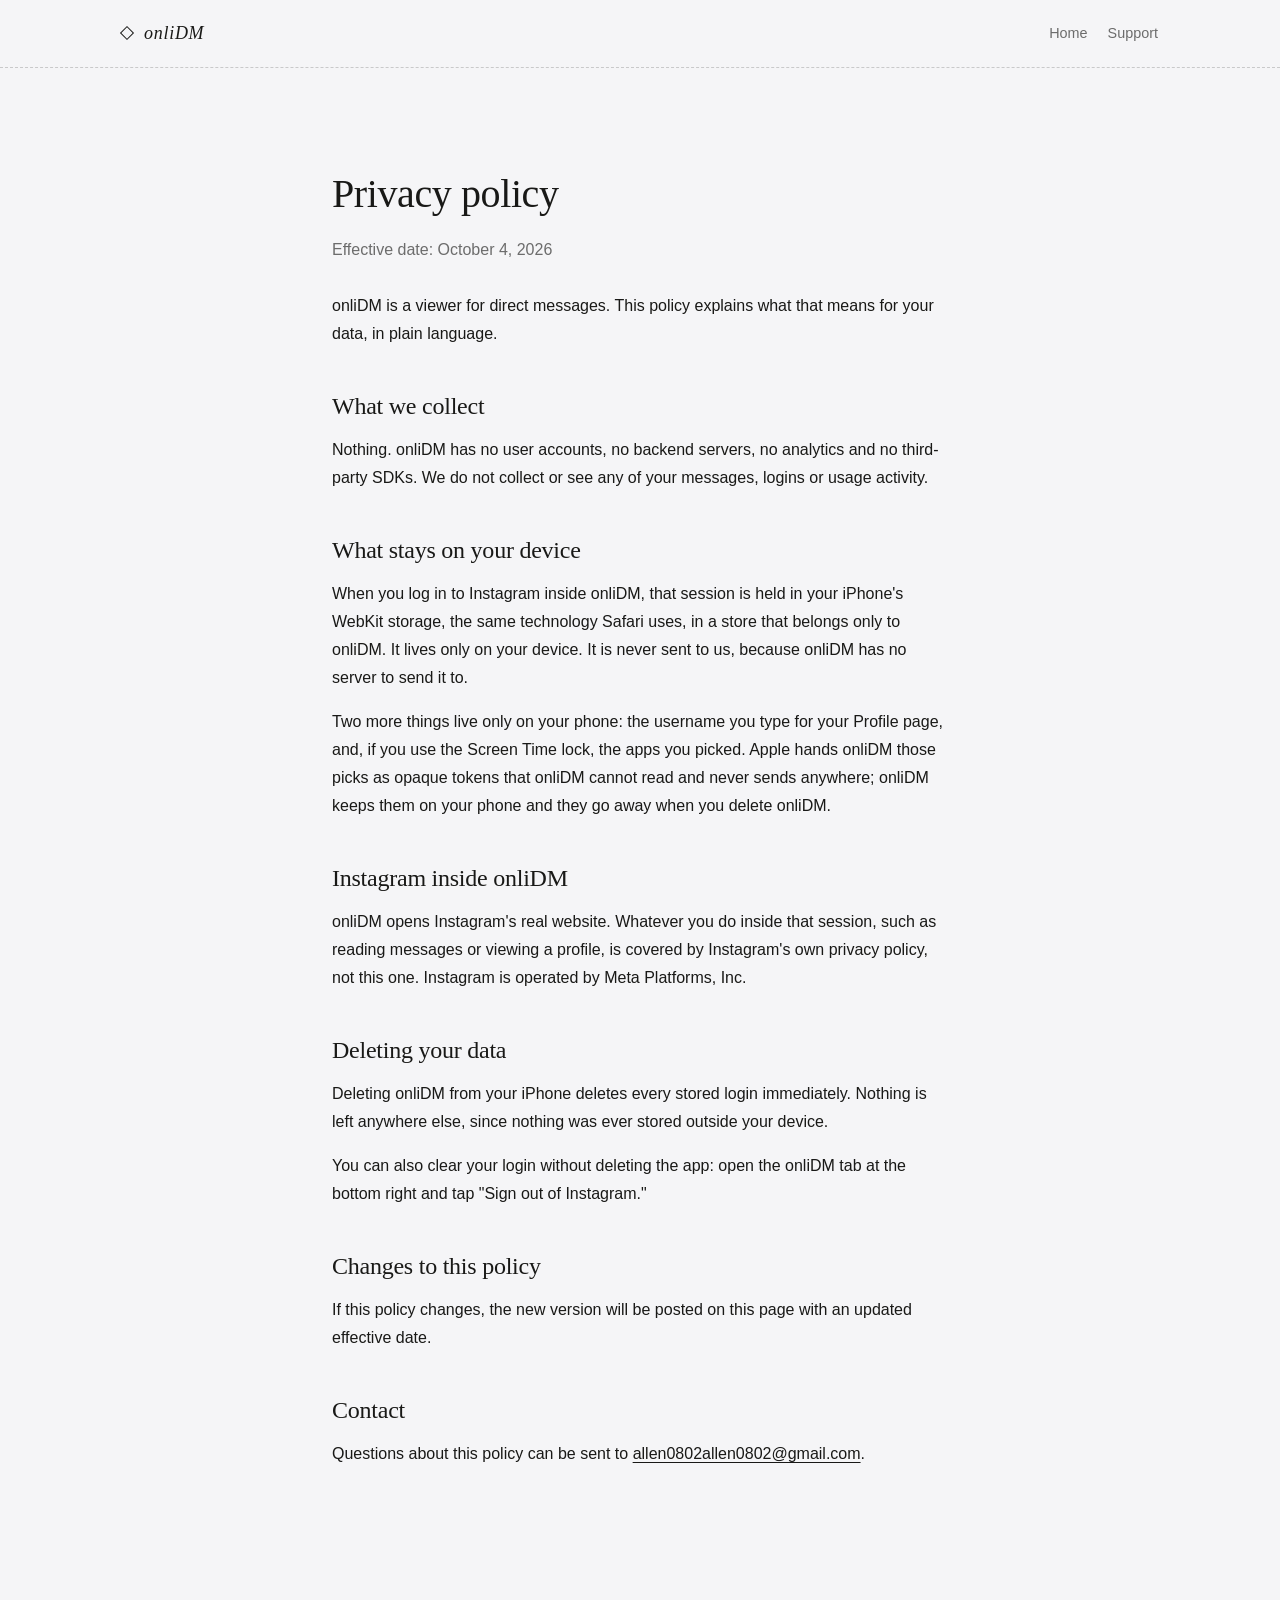
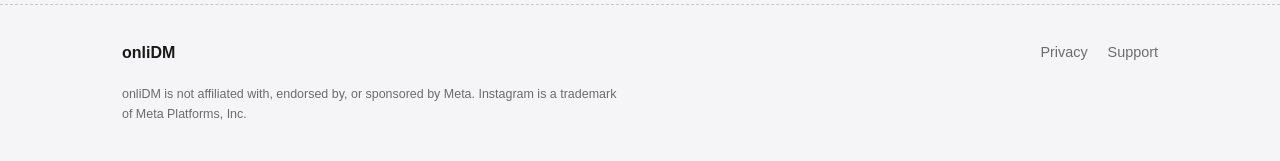
<file: privacy.html>
<!DOCTYPE html>
<html lang="en">
<head>
<meta charset="UTF-8">
<meta name="viewport" content="width=device-width, initial-scale=1">
<title>onliDM: Privacy policy</title>
<meta name="description" content="onliDM's privacy policy. We collect nothing: no accounts, no servers, no analytics. Logins stay on your iPhone.">
<meta name="theme-color" content="#f5f5f7">
<meta property="og:type" content="website">
<meta property="og:site_name" content="onliDM">
<meta property="og:title" content="onliDM: Privacy policy">
<meta property="og:description" content="onliDM's privacy policy. We collect nothing: no accounts, no servers, no analytics. Logins stay on your iPhone.">
<meta name="twitter:card" content="summary">
<meta name="twitter:title" content="onliDM: Privacy policy">
<meta name="twitter:description" content="onliDM's privacy policy. We collect nothing: no accounts, no servers, no analytics. Logins stay on your iPhone.">
<link rel="icon" href="favicon.svg" type="image/svg+xml">
<link rel="stylesheet" href="style.css">
</head>
<body>
<header class="site-header">
  <div class="wrap header-inner">
    <a href="index.html" class="logo">onli<span class="accent-text">DM</span></a>
    <nav class="site-nav" aria-label="Primary">
      <a href="index.html">Home</a>
      <a href="support.html">Support</a>
    </nav>
  </div>
</header>

<main>
<section class="section legal">
  <div class="wrap wrap-narrow">
    <h1>Privacy policy</h1>
    <p class="effective-date">Effective date: October 4, 2026</p>

    <p>onliDM is a viewer for direct messages. This policy explains what that means for your data, in plain language.</p>

    <h2>What we collect</h2>
    <p>Nothing. onliDM has no user accounts, no backend servers, no analytics and no third-party SDKs. We do not collect or see any of your messages, logins or usage activity.</p>

    <h2>What stays on your device</h2>
    <p>When you log in to Instagram inside onliDM, that session is held in your iPhone's WebKit storage, the same technology Safari uses, in a store that belongs only to onliDM. It lives only on your device. It is never sent to us, because onliDM has no server to send it to.</p>

    <p>Two more things live only on your phone: the username you type for your Profile page, and, if you use the Screen Time lock, the apps you picked. Apple hands onliDM those picks as opaque tokens that onliDM cannot read and never sends anywhere; onliDM keeps them on your phone and they go away when you delete onliDM.</p>

    <h2>Instagram inside onliDM</h2>
    <p>onliDM opens Instagram's real website. Whatever you do inside that session, such as reading messages or viewing a profile, is covered by Instagram's own privacy policy, not this one. Instagram is operated by Meta Platforms, Inc.</p>

    <h2>Deleting your data</h2>
    <p>Deleting onliDM from your iPhone deletes every stored login immediately. Nothing is left anywhere else, since nothing was ever stored outside your device.</p>

    <p>You can also clear your login without deleting the app: open the onliDM tab at the bottom right and tap "Sign out of Instagram."</p>

    <h2>Changes to this policy</h2>
    <p>If this policy changes, the new version will be posted on this page with an updated effective date.</p>

    <h2>Contact</h2>
    <p>Questions about this policy can be sent to <a href="mailto:allen0802allen0802@gmail.com">allen0802allen0802@gmail.com</a>.</p>
  </div>
</section>
</main>

<footer class="site-footer">
  <div class="wrap footer-inner">
    <p class="footer-brand">onliDM</p>
    <nav class="footer-links" aria-label="Footer">
      <a href="privacy.html">Privacy</a>
      <a href="support.html">Support</a>
    </nav>
  </div>
  <div class="wrap">
    <p class="disclaimer">onliDM is not affiliated with, endorsed by, or sponsored by Meta. Instagram is a trademark of Meta Platforms, Inc.</p>
  </div>
</footer>
</body>
</html>
</file>
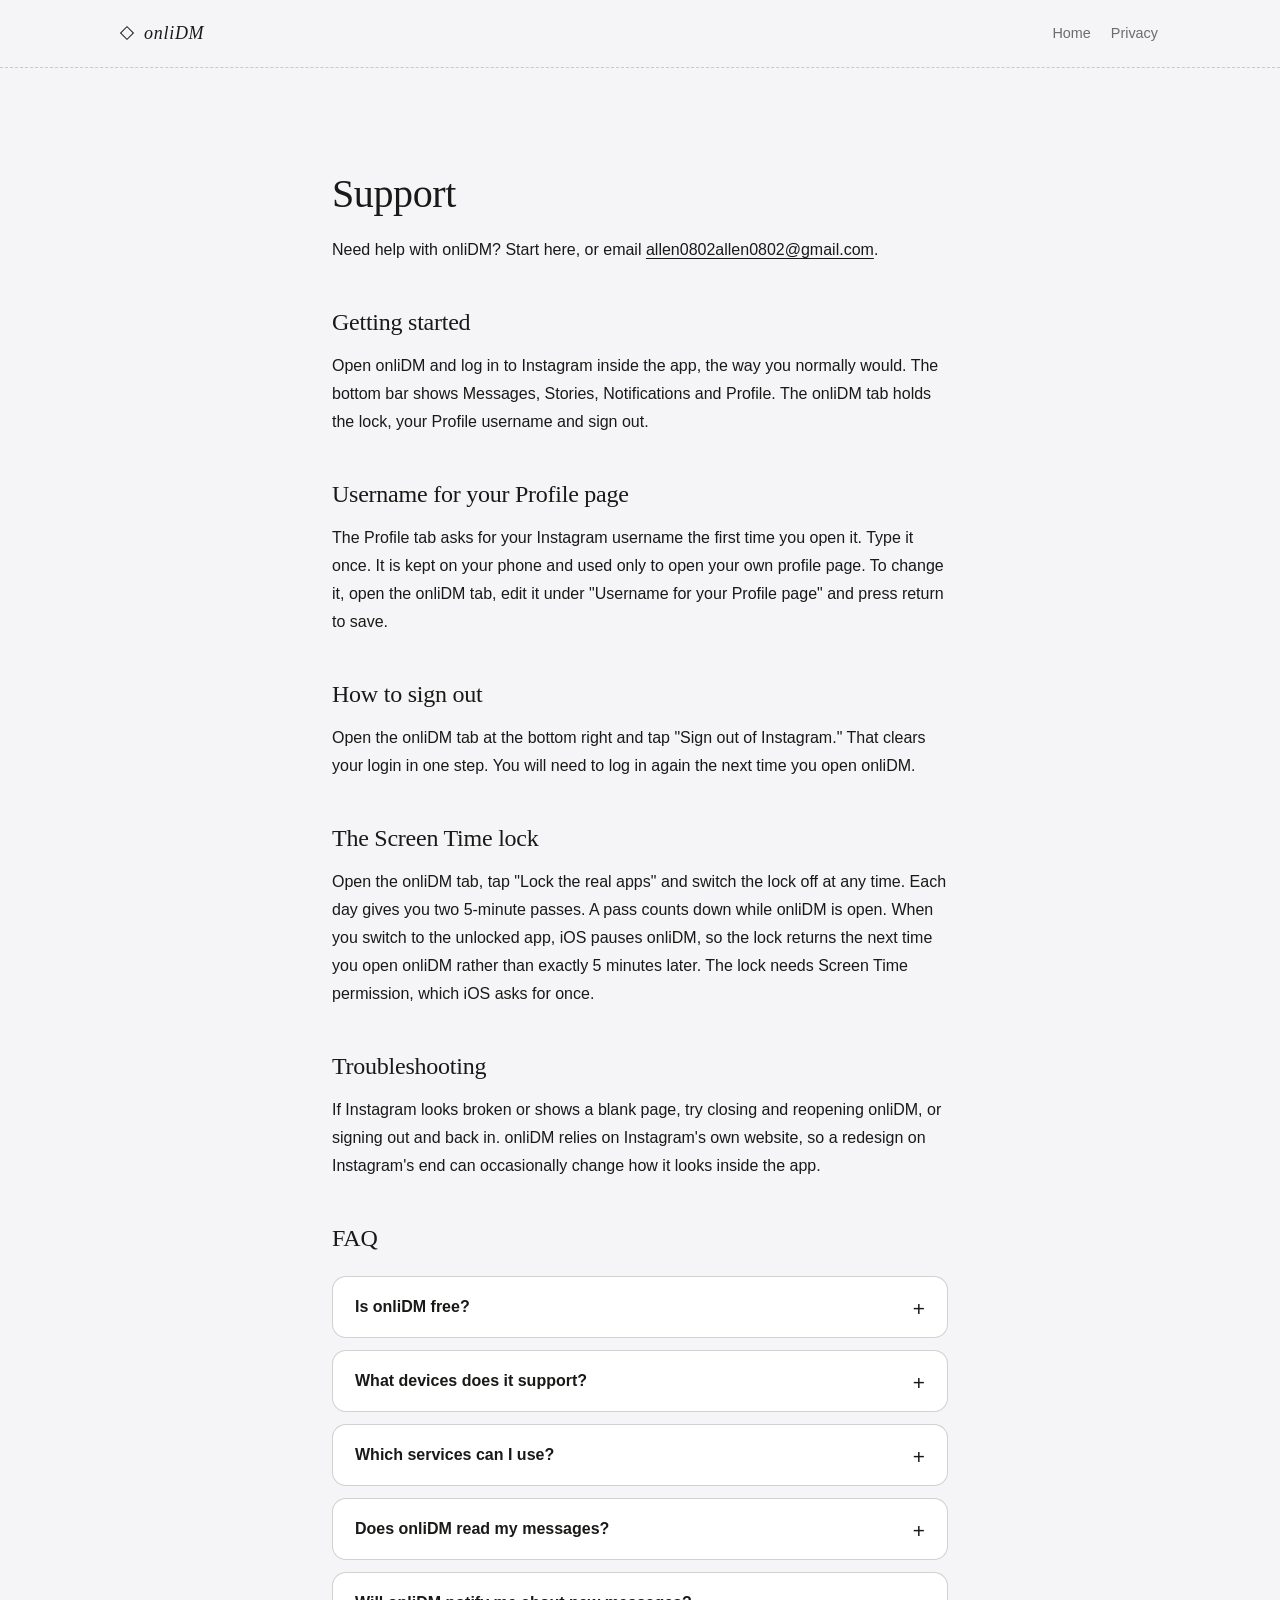
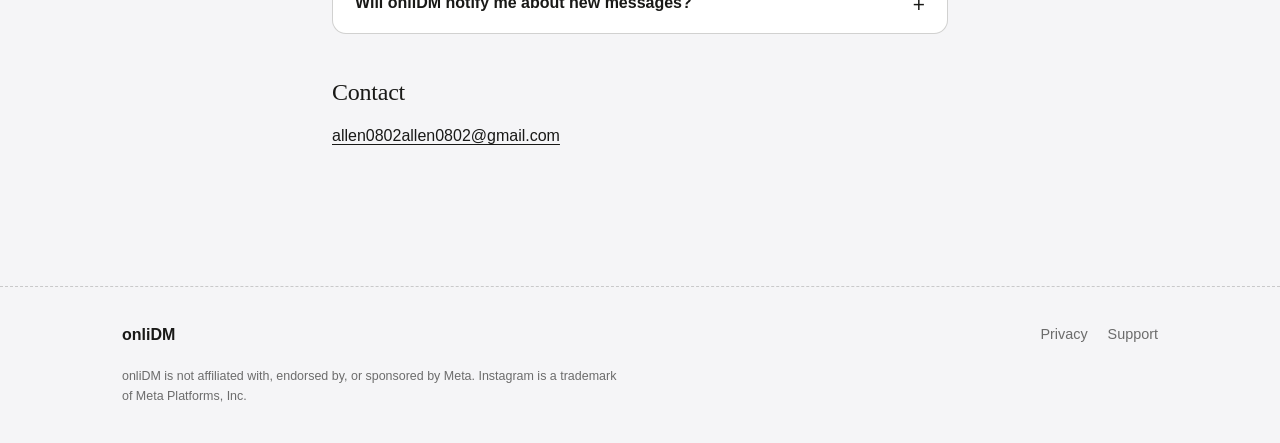
<file: support.html>
<!DOCTYPE html>
<html lang="en">
<head>
<meta charset="UTF-8">
<meta name="viewport" content="width=device-width, initial-scale=1">
<title>onliDM: Support</title>
<meta name="description" content="Support and FAQ for onliDM: how to sign out, use the Screen Time lock, and get help.">
<meta name="theme-color" content="#f5f5f7">
<meta property="og:type" content="website">
<meta property="og:site_name" content="onliDM">
<meta property="og:title" content="onliDM: Support">
<meta property="og:description" content="Support and FAQ for onliDM: how to sign out, use the Screen Time lock, and get help.">
<meta name="twitter:card" content="summary">
<meta name="twitter:title" content="onliDM: Support">
<meta name="twitter:description" content="Support and FAQ for onliDM: how to sign out, use the Screen Time lock, and get help.">
<link rel="icon" href="favicon.svg" type="image/svg+xml">
<link rel="stylesheet" href="style.css">
</head>
<body>
<header class="site-header">
  <div class="wrap header-inner">
    <a href="index.html" class="logo">onli<span class="accent-text">DM</span></a>
    <nav class="site-nav" aria-label="Primary">
      <a href="index.html">Home</a>
      <a href="privacy.html">Privacy</a>
    </nav>
  </div>
</header>

<main>
<section class="section legal">
  <div class="wrap wrap-narrow">
    <h1>Support</h1>
    <p>Need help with onliDM? Start here, or email <a href="mailto:allen0802allen0802@gmail.com">allen0802allen0802@gmail.com</a>.</p>

    <h2>Getting started</h2>
    <p>Open onliDM and log in to Instagram inside the app, the way you normally would. The bottom bar shows Messages, Stories, Notifications and Profile. The onliDM tab holds the lock, your Profile username and sign out.</p>

    <h2>Username for your Profile page</h2>
    <p>The Profile tab asks for your Instagram username the first time you open it. Type it once. It is kept on your phone and used only to open your own profile page. To change it, open the onliDM tab, edit it under "Username for your Profile page" and press return to save.</p>

    <h2>How to sign out</h2>
    <p>Open the onliDM tab at the bottom right and tap "Sign out of Instagram." That clears your login in one step. You will need to log in again the next time you open onliDM.</p>

    <h2>The Screen Time lock</h2>
    <p>Open the onliDM tab, tap "Lock the real apps" and switch the lock off at any time. Each day gives you two 5-minute passes. A pass counts down while onliDM is open. When you switch to the unlocked app, iOS pauses onliDM, so the lock returns the next time you open onliDM rather than exactly 5 minutes later. The lock needs Screen Time permission, which iOS asks for once.</p>

    <h2>Troubleshooting</h2>
    <p>If Instagram looks broken or shows a blank page, try closing and reopening onliDM, or signing out and back in. onliDM relies on Instagram's own website, so a redesign on Instagram's end can occasionally change how it looks inside the app.</p>

    <h2>FAQ</h2>
    <div class="faq-list">
      <details class="faq-item">
        <summary>Is onliDM free?</summary>
        <p>Yes, onliDM is free in v1.</p>
      </details>
      <details class="faq-item">
        <summary>What devices does it support?</summary>
        <p>iPhone running iOS 17 or later.</p>
      </details>
      <details class="faq-item">
        <summary>Which services can I use?</summary>
        <p>Version 1.0 works with Instagram.</p>
      </details>
      <details class="faq-item">
        <summary>Does onliDM read my messages?</summary>
        <p>No. onliDM has no servers, accounts or analytics. It opens Instagram's own website and never sees what happens inside it.</p>
      </details>
      <details class="faq-item">
        <summary>Will onliDM notify me about new messages?</summary>
        <p>No. onliDM has no servers, so it cannot send push notifications. The Notifications tab opens Instagram's own notifications page.</p>
      </details>
    </div>

    <h2>Contact</h2>
    <p><a href="mailto:allen0802allen0802@gmail.com">allen0802allen0802@gmail.com</a></p>
  </div>
</section>
</main>

<footer class="site-footer">
  <div class="wrap footer-inner">
    <p class="footer-brand">onliDM</p>
    <nav class="footer-links" aria-label="Footer">
      <a href="privacy.html">Privacy</a>
      <a href="support.html">Support</a>
    </nav>
  </div>
  <div class="wrap">
    <p class="disclaimer">onliDM is not affiliated with, endorsed by, or sponsored by Meta. Instagram is a trademark of Meta Platforms, Inc.</p>
  </div>
</footer>
</body>
</html>
</file>
<file: style.css>
/* ==========================================================================
   onliDM marketing site
   Light theme since 2026-10-03 (matches index.html), mobile-first, system fonts only, zero external requests.
   Since that date this file styles privacy.html, support.html and 404.html only; index.html carries its own styles.
   ========================================================================== */

:root {
  --bg: #f5f5f7;
  --surface: #ffffff;
  --text: #191917;
  --muted: rgba(25, 25, 23, 0.62);
  --accent: #191917;
  --border: rgba(25, 25, 23, 0.2);
  --border-strong: rgba(25, 25, 23, 0.3);
  --radius-lg: 24px;
  --radius-md: 14px;
  --radius-pill: 999px;
  --shadow-soft: 0 2px 12px rgba(0, 0, 0, 0.06);
  --font-sans: -apple-system, BlinkMacSystemFont, "SF Pro Text", "SF Pro Display", "Segoe UI", Roboto, Helvetica, Arial, sans-serif;
  --wrap: 1100px;
}

/* ---------- Reset ---------- */
*, *::before, *::after { box-sizing: border-box; }
html { scroll-behavior: smooth; -webkit-text-size-adjust: 100%; }
body {
  margin: 0;
  background: var(--bg);
  color: var(--text);
  font-family: var(--font-sans);
  font-size: 16px;
  line-height: 1.5;
  -webkit-font-smoothing: antialiased;
}
h1, h2, h3, p, ul, figure { margin: 0; }
ul { padding: 0; list-style: none; }
a { color: inherit; text-decoration: none; }
img { max-width: 100%; display: block; }

a:focus-visible,
summary:focus-visible {
  outline: 2px solid var(--accent);
  outline-offset: 3px;
}

/* ---------- Layout helpers ---------- */
.wrap {
  width: 100%;
  max-width: var(--wrap);
  margin-inline: auto;
  padding-inline: 20px;
}
.wrap-narrow { max-width: 680px; }

.section { padding-block: 56px; }

@media (min-width: 880px) {
  .wrap { padding-inline: 32px; }
  .section { padding-block: 96px; }
}

/* ---------- Header ---------- */
.site-header {
  border-bottom: 1px solid var(--border);
  padding-block: 20px;
}
.header-inner {
  display: flex;
  flex-wrap: wrap;
  align-items: center;
  justify-content: space-between;
  gap: 8px 16px;
}
.logo {
  font-size: 1.2rem;
  font-weight: 800;
  letter-spacing: -0.01em;
}
.accent-text { color: var(--accent); }

.site-nav {
  display: flex;
  gap: 20px;
  font-size: 0.9rem;
}
.site-nav a { color: var(--muted); }
.site-nav a:hover { color: var(--text); }

/* ---------- Hero ---------- */
.hero { padding-top: 48px; }

.hero-grid {
  display: grid;
  grid-template-columns: minmax(0, 1fr);
  gap: 48px;
  align-items: center;
}

@media (min-width: 900px) {
  .hero-grid {
    grid-template-columns: minmax(0, 1.05fr) minmax(0, 1fr);
    gap: 40px;
  }
}

.eyebrow {
  text-transform: uppercase;
  letter-spacing: 0.08em;
  font-size: 0.78rem;
  font-weight: 700;
  color: var(--accent);
  margin-bottom: 16px;
}

.hero-copy h1 {
  font-size: clamp(2.3rem, 9vw, 3.6rem);
  line-height: 1.04;
  font-weight: 800;
  letter-spacing: -0.02em;
}

.sub {
  color: var(--muted);
  font-size: 1.1rem;
  line-height: 1.6;
  max-width: 46ch;
  margin-top: 20px;
}

.cta-row {
  margin-top: 32px;
  display: flex;
  flex-direction: column;
  align-items: flex-start;
  gap: 12px;
}

.store-badge {
  display: inline-flex;
  flex-direction: column;
  justify-content: center;
  background: var(--surface);
  border: 1px solid var(--border-strong);
  border-radius: var(--radius-md);
  padding: 10px 22px;
  min-width: 190px;
  transition: transform 0.15s ease, border-color 0.15s ease;
}
a.store-badge:hover {
  transform: translateY(-2px);
  border-color: var(--accent);
}
.store-badge-sub {
  font-size: 0.68rem;
  color: var(--muted);
}
.store-badge-main {
  font-size: 1.15rem;
  font-weight: 700;
}
.cta-note { color: var(--muted); font-size: 0.85rem; }

/* ---------- Phone mockup ---------- */
.hero-visual {
  position: relative;
  display: flex;
  justify-content: center;
}
.hero-visual::before {
  content: "";
  position: absolute;
  width: 380px;
  max-width: 100%;
  height: 380px;
  background: radial-gradient(circle, rgba(79, 140, 255, 0.28), transparent 70%);
  filter: blur(6px);
  z-index: 0;
}

.phone {
  position: relative;
  z-index: 1;
  width: min(300px, 78vw);
  aspect-ratio: 9 / 19.5;
  background: #000;
  border: 1px solid var(--border-strong);
  border-radius: 42px;
  padding: 10px;
  box-shadow: var(--shadow-soft);
}

.phone-screen {
  height: 100%;
  background: var(--bg);
  border-radius: 32px;
  overflow: hidden;
  display: flex;
  flex-direction: column;
  padding: 16px 16px 10px;
}

.phone-statusbar {
  display: flex;
  justify-content: space-between;
  font-size: 0.65rem;
  color: var(--muted);
  margin-bottom: 14px;
}

.phone-title {
  font-weight: 700;
  font-size: 0.95rem;
  padding-bottom: 12px;
  border-bottom: 1px solid var(--border);
  margin-bottom: 4px;
}

.chat-list { flex: 1; overflow: hidden; }

.chat-item {
  display: flex;
  align-items: center;
  gap: 10px;
  padding: 10px 0;
  border-bottom: 1px solid var(--border);
}

.avatar {
  flex-shrink: 0;
  width: 34px;
  height: 34px;
  border-radius: 50%;
  display: flex;
  align-items: center;
  justify-content: center;
  font-weight: 700;
  font-size: 0.8rem;
  color: #fff;
  background: hsl(var(--hue, 210) 70% 45%);
}

.chat-text {
  flex: 1;
  min-width: 0;
  display: flex;
  flex-direction: column;
  gap: 2px;
}
.chat-name { font-weight: 600; font-size: 0.82rem; }
.chat-snippet {
  color: var(--muted);
  font-size: 0.75rem;
  white-space: nowrap;
  overflow: hidden;
  text-overflow: ellipsis;
}

.chat-meta {
  flex-shrink: 0;
  display: flex;
  flex-direction: column;
  align-items: flex-end;
  gap: 6px;
}
.chat-time { color: var(--muted); font-size: 0.68rem; }
.unread-dot {
  width: 7px;
  height: 7px;
  border-radius: 50%;
  background: var(--accent);
  align-self: flex-end;
}

.phone-tabbar {
  margin-top: auto;
  padding-top: 10px;
  border-top: 1px solid var(--border);
  display: flex;
  justify-content: space-between;
}
.tab-item {
  display: flex;
  flex-direction: column;
  align-items: center;
  gap: 4px;
  font-size: 0.55rem;
  color: var(--muted);
}
.tab-dot {
  width: 14px;
  height: 14px;
  border-radius: 5px;
  background: rgba(245, 245, 247, 0.14);
  font-style: normal;
}
.tab-item.active { color: var(--text); }
.tab-item.active .tab-dot { background: var(--accent); }

/* ---------- What stays / what goes ---------- */
.split-grid {
  display: grid;
  grid-template-columns: 1fr;
  gap: 40px;
}
@media (min-width: 700px) {
  .split-grid { grid-template-columns: 1fr 1fr; gap: 64px; }
}
.split-grid h2 { font-size: 1.4rem; font-weight: 800; margin-bottom: 20px; }

.list-good, .list-bad {
  display: flex;
  flex-direction: column;
  gap: 14px;
}
.list-good li, .list-bad li {
  position: relative;
  padding-left: 30px;
  font-size: 1.02rem;
}
.list-good li::before {
  content: "\2713";
  position: absolute;
  left: 0;
  color: var(--accent);
  font-weight: 700;
}
.list-bad li {
  color: var(--muted);
}
.list-bad li::before {
  content: "\00D7";
  position: absolute;
  left: 2px;
  color: var(--muted);
  font-weight: 700;
}

/* ---------- Section headings shared ---------- */
.section h2 {
  font-size: clamp(1.5rem, 4vw, 2rem);
  font-weight: 800;
  letter-spacing: -0.01em;
}
.section-sub {
  color: var(--muted);
  max-width: 56ch;
  margin-top: 10px;
  font-size: 1rem;
  line-height: 1.6;
}

/* ---------- Apps chips ---------- */
.chip-row {
  display: flex;
  flex-wrap: wrap;
  gap: 12px;
  margin-top: 24px;
}
.chip {
  background: var(--surface);
  border: 1px solid var(--border-strong);
  border-radius: var(--radius-pill);
  padding: 10px 20px;
  font-size: 0.9rem;
  font-weight: 600;
  display: inline-block;
}

/* ---------- How it works ---------- */
.steps-grid {
  display: grid;
  grid-template-columns: 1fr;
  gap: 20px;
  margin-top: 32px;
}
@media (min-width: 800px) {
  .steps-grid { grid-template-columns: repeat(3, 1fr); gap: 28px; }
}
.step {
  background: var(--surface);
  border: 1px solid var(--border);
  border-radius: var(--radius-lg);
  padding: 28px;
}
.step-num {
  display: inline-flex;
  align-items: center;
  justify-content: center;
  width: 34px;
  height: 34px;
  border-radius: 50%;
  background: var(--accent);
  color: var(--bg);
  font-weight: 800;
  font-size: 0.95rem;
  margin-bottom: 18px;
}
.step h3 { font-size: 1.08rem; font-weight: 700; margin-bottom: 8px; }
.step p { color: var(--muted); font-size: 0.92rem; line-height: 1.6; }

/* ---------- FAQ ---------- */
.faq-list {
  display: flex;
  flex-direction: column;
  gap: 12px;
  margin-top: 28px;
}
.faq-item {
  background: var(--surface);
  border: 1px solid var(--border);
  border-radius: var(--radius-md);
  padding: 18px 22px;
}
.faq-item summary {
  cursor: pointer;
  font-weight: 700;
  font-size: 1rem;
  position: relative;
  padding-right: 28px;
  list-style: none;
}
.faq-item summary::-webkit-details-marker { display: none; }
.faq-item summary::after {
  content: "+";
  position: absolute;
  right: 0;
  top: -2px;
  color: var(--accent);
  font-size: 1.3rem;
  font-weight: 400;
}
.faq-item[open] summary::after { content: "\2212"; }
.faq-item p {
  color: var(--muted);
  margin-top: 14px;
  line-height: 1.65;
  font-size: 0.95rem;
}

/* ---------- Legal pages (privacy / support) ---------- */
.legal h1 {
  font-size: clamp(2rem, 6vw, 2.5rem);
  font-weight: 800;
  letter-spacing: -0.01em;
  margin-bottom: 12px;
}
.effective-date { color: var(--muted); margin-top: 8px; margin-bottom: 28px; }
.legal p { line-height: 1.75; }
.legal h2 {
  font-size: 1.2rem;
  font-weight: 750;
  margin-top: 40px;
  margin-bottom: 12px;
}
.legal a { color: var(--accent); }
.legal a:hover { text-decoration: underline; }
.legal .faq-list { margin-top: 20px; margin-bottom: 8px; }
.legal p + p { margin-top: 1em; }

/* ---------- Footer ---------- */
.site-footer {
  border-top: 1px solid var(--border);
  margin-top: 40px;
  padding-block: 36px;
}
.footer-inner {
  display: flex;
  flex-direction: column;
  gap: 16px;
  align-items: flex-start;
}
@media (min-width: 700px) {
  .footer-inner { flex-direction: row; justify-content: space-between; align-items: center; }
}
.footer-brand { font-weight: 700; }
.footer-links { display: flex; gap: 20px; font-size: 0.9rem; }
.footer-links a { color: var(--muted); }
.footer-links a:hover { color: var(--text); }
.disclaimer {
  color: var(--muted);
  font-size: 0.78rem;
  line-height: 1.6;
  max-width: 72ch;
  margin-top: 20px;
}

/* ---------- Motion safety ---------- */
@media (prefers-reduced-motion: reduce) {
  html { scroll-behavior: auto; }
  * { transition-duration: 0.001ms !important; animation-duration: 0.001ms !important; }
}

/* ---------- 2026-10-03: match the new landing page (logo, serif headings, dashed rules) ---------- */
:root { --font-serif: ui-serif, "New York", "Iowan Old Style", "Palatino Linotype", Palatino, Georgia, serif; }
.site-header { border-bottom: 1px dashed var(--border); }
.site-footer { border-top: 1px dashed var(--border); }
.logo {
  display: inline-block;
  font-family: var(--font-serif);
  font-style: italic;
  font-weight: 400;
  font-size: 1.125rem;
  letter-spacing: 0.04em;
}
.logo::before {
  content: "";
  display: inline-block;
  width: 0.625rem;
  height: 0.625rem;
  margin-right: 0.75rem;
  border: 1px solid currentColor;
  transform: rotate(45deg);
  vertical-align: 0.05em;
}
.legal h1, .legal h2 { font-family: var(--font-serif); font-weight: 400; letter-spacing: -0.01em; }
.legal h2 { font-size: 1.5rem; }
.legal a { text-decoration: underline; text-underline-offset: 0.18em; }
</file>
